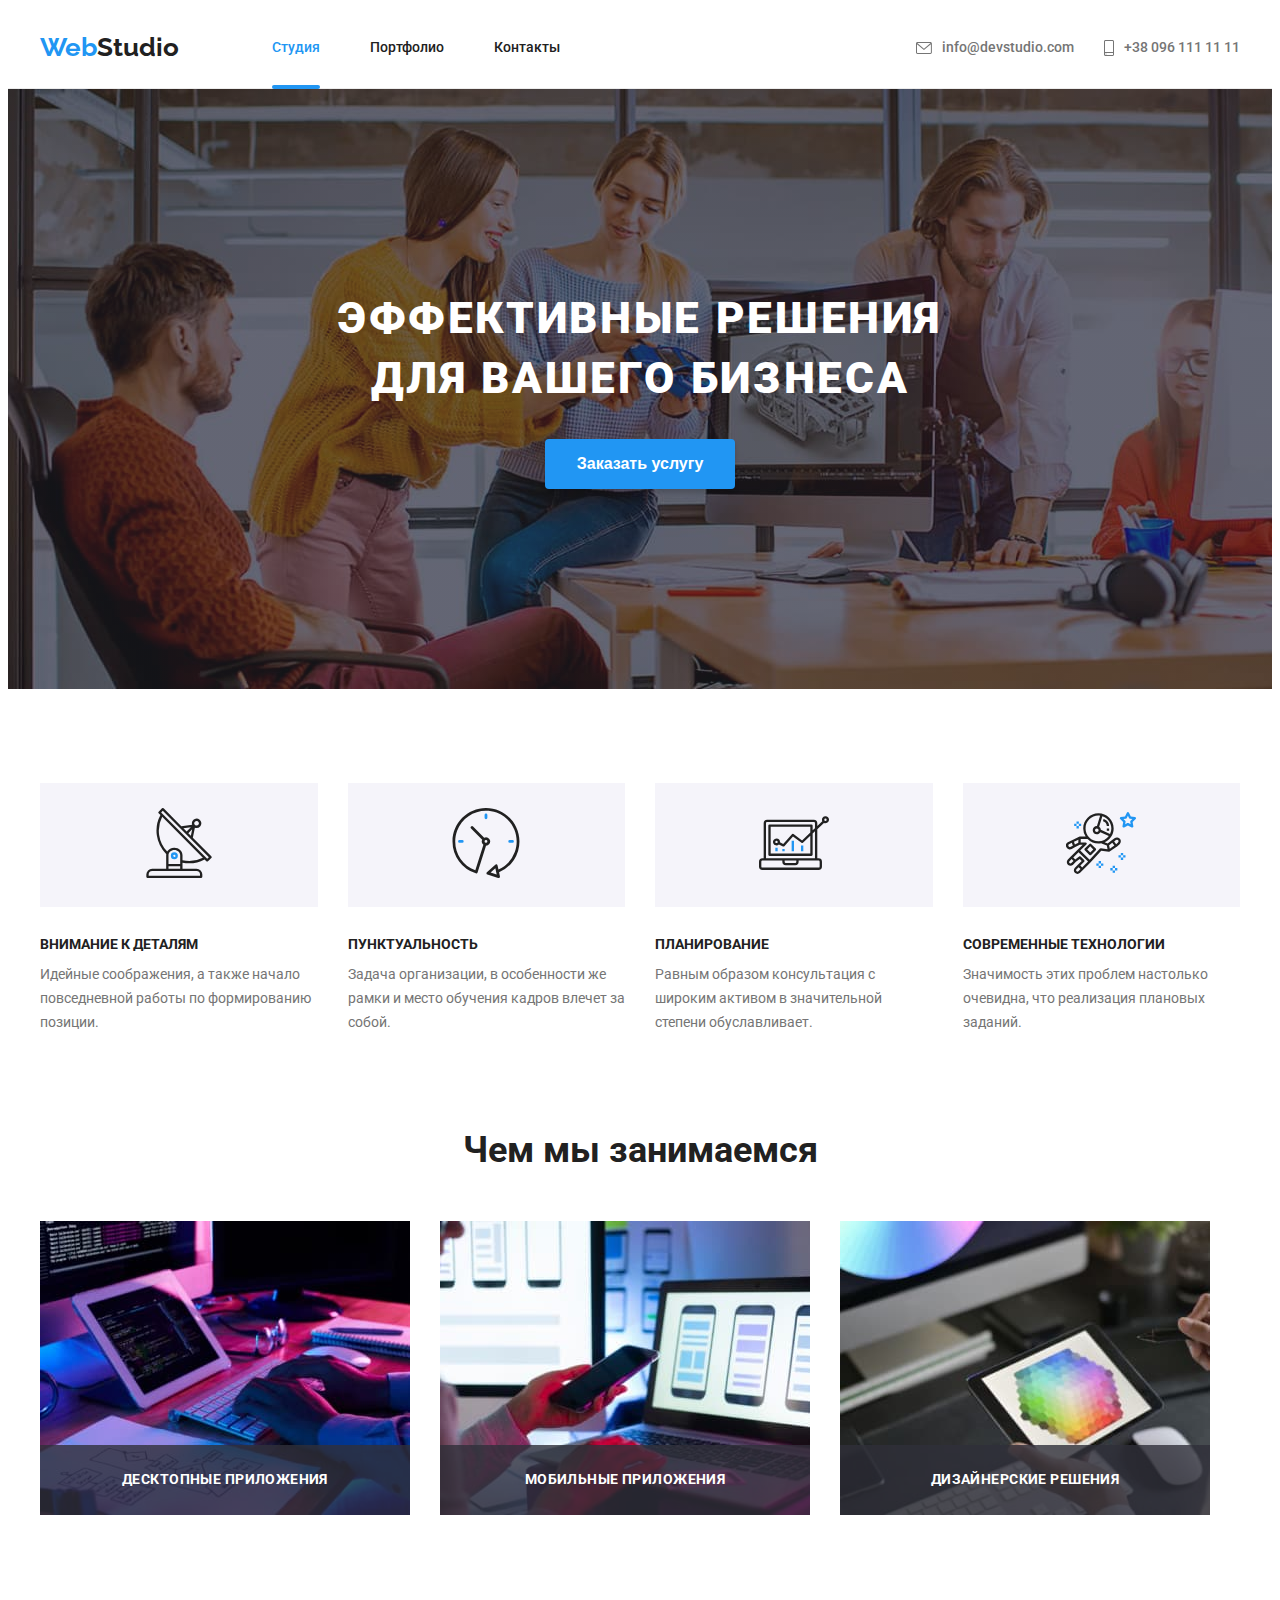
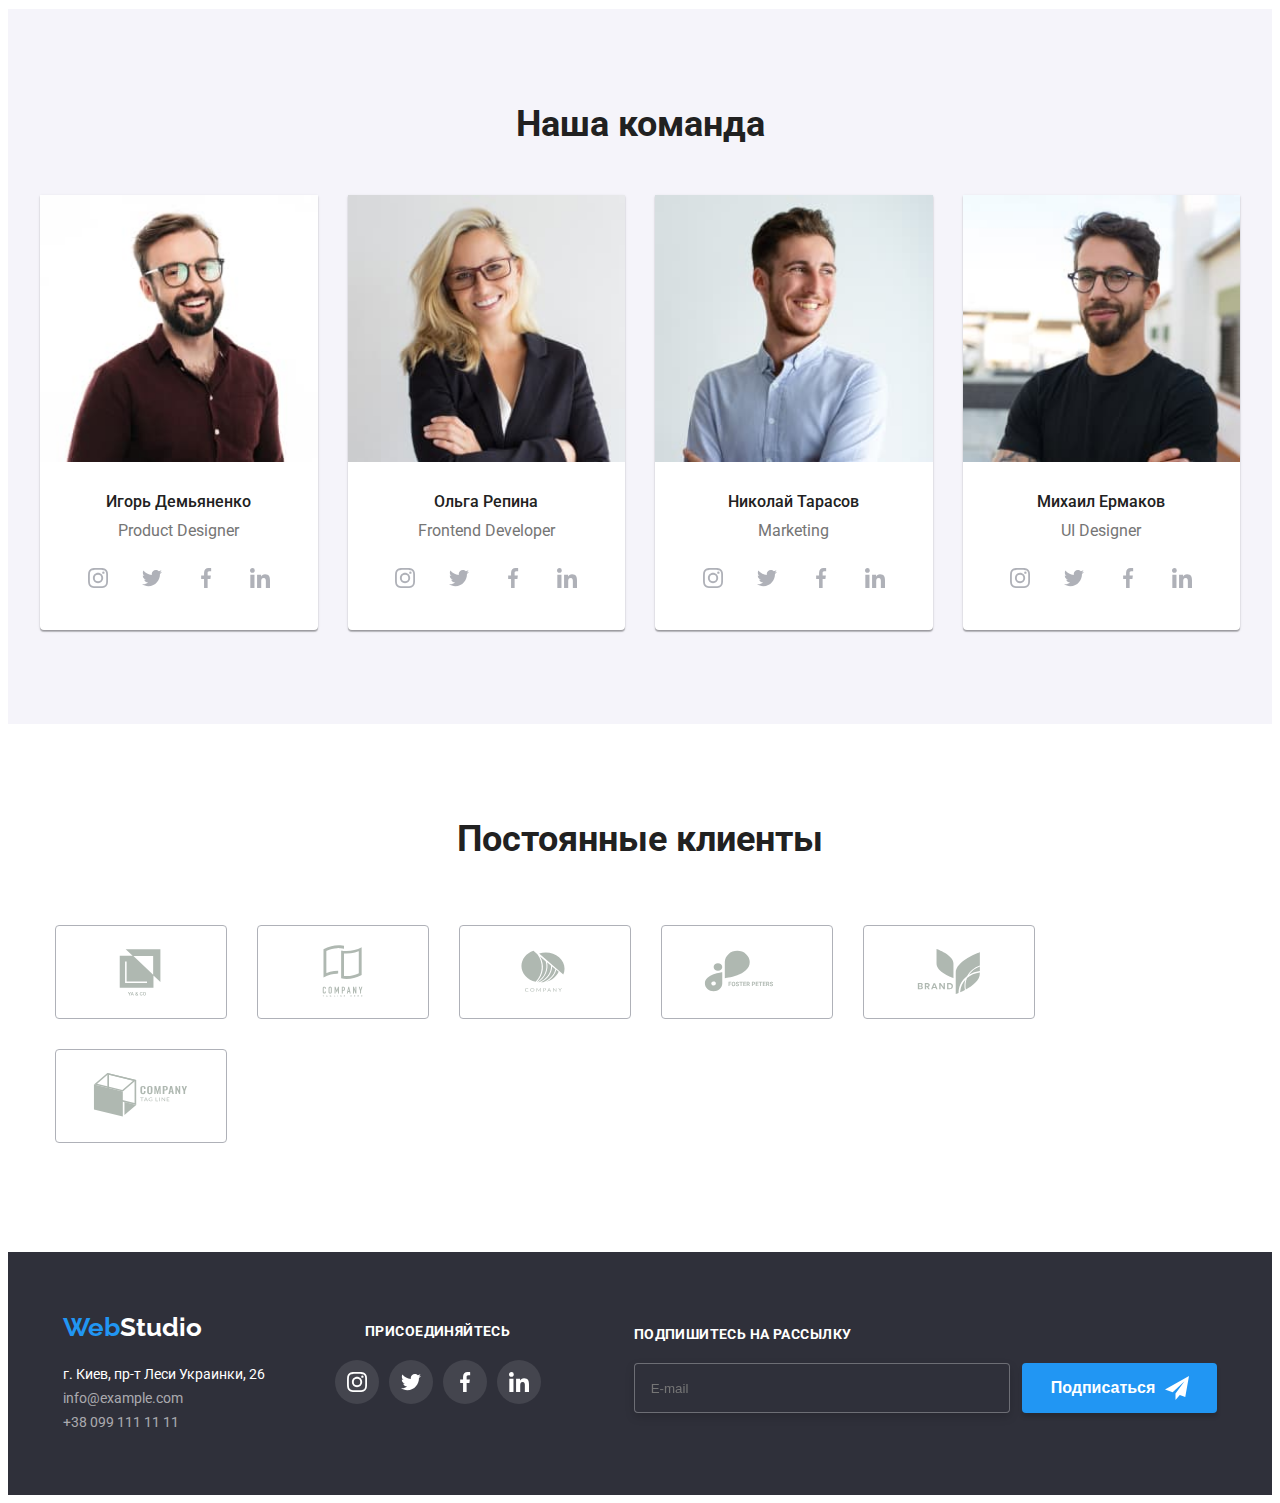
<file: index.html>
<!DOCTYPE html>
<html lang="ru">
<head>
    <meta charset="UTF-8">
    <meta http-equiv="X-UA-Compatible" content="IE=edge">
    <meta name="viewport" content="width=device-width, initial-scale=1.0">
    <title>Document</title>
    <link rel="stylesheet" href="https://cdnjs.cloudflare.com/ajax/libs/modern-normalize/1.1.0/modern-normalize.min.css" integrity="sha512-wpPYUAdjBVSE4KJnH1VR1HeZfpl1ub8YT/NKx4PuQ5NmX2tKuGu6U/JRp5y+Y8XG2tV+wKQpNHVUX03MfMFn9Q==" crossorigin="anonymous" referrerpolicy="no-referrer">
    <link rel="preconnect" href="https://fonts.googleapis.com">
    <link rel="preconnect" href="https://fonts.gstatic.com" crossorigin>
    <link href="https://fonts.googleapis.com/css2?family=Raleway:wght@700&family=Roboto:wght@400;500;700;900&display=swap" rel="stylesheet">

<link rel="stylesheet" href="./css/main.min.css">
<!-- <link rel="stylesheet" href="./css/style.css"> -->
</head>
<body>
    <header class="header">
        <div class="mob is-hidden is-open" data-menu>
            <div class="mob-menu__nav-wrap">
                <ul class="mob-menu">
                    <li class="mob-menu__list-item"><a href="./index.html " class="mob-menu__list--link">Студия</a>
                    </li>
                    <li class="mob-menu__list-item"><a href="./portfolio.html" class=" mob-menu__list--link">Портфолио</a>
                    </li>
                    <li class="mob-menu__list-item"><a href="./game.html" class="mob-menu__list--link">Контакты</a></li>
                </ul>
            </div>
            <div class="mob-menu__contact-wrap">
                <ul class="mob-menu__contact">
                    <li class="mob-menu__tel"><a href="tel:+380961111111" class="mob-menu__tel--link">+38
                            096 111 11 11</a></li>
                    <li class="mob-menu__site"><a href="mailto:info@devstudio.com"
                            class="mob-menu__site--link">info@devstudio.com</a></li>
                </ul>
                <ul class="mob-menu__list">
                    <li class="mob-menu__socials"><a class="mob-menu__link" href="http://">Instagram</a></li>
                    <li class="mob-menu__socials"><a class="mob-menu__link" href="http://">Twitter</a></li>
                    <li class="mob-menu__socials"><a class="mob-menu__link" href="http://">Facebook</a></li>
                    <li class="mob-menu__socials"><a class="mob-menu__link" href="http://">LinkedIn</a></li>
                </ul>
            </div>
            <button type="button" class="menu-close-btn" data-menu-close>
                <svg class="menu-close-btn__icon">
                    <use href="./images/symbol-defs.svg#icon-close_40px" widht="40" height="40"></use>
                </svg>
            </button>
        </div>
        <div class="container header-container">
        <nav class="nav">
           <a href="./index.html" class="logo"><span class="logo logo__web">Web</span>Studio</a>
           <div class="menu-button">
               <button type="button" class="menu-button__button" data-menu-open>
               <svg class="menu-button_icon"><use href="./images/symbol-defs.svg#icon-menu_40px"></use></svg></button></div>
                <ul class="nav-list">
                    <li class="nav nav-list_item"><a href="./index.html " class="nav-list__link current">Студия</a></li>
                    <li class="nav nav-list_item"><a href="./portfolio.html" class="nav-list__link">Портфолио</a></li>
                    <li class="nav nav-list_item"><a href="./game.html" class="nav-list__link">Контакты</a></li>
                </ul>
               
        </nav>
                  <ul class="nav-contacts">
            <li class="nav-contacts__list">
                      <a href="mailto:info@devstudio.com" class="nav-contacts__contacts"><svg class="nav-contacts__icon" width="16" height="12">
                <use href="./images/symbol-defs.svg#icon-envelope"></use>
            </svg>info@devstudio.com</a></li>
            <li class="nav-contacts__list"><a href="tel:+380961111111" class="nav-contacts__contacts"><svg class="nav-contacts__icon" width="10" height="16">
                <use href="./images/symbol-defs.svg#icon-smartphone"></use>
            </svg>+38 096 111 11 11</a></li>
        </ul>
        </div>


    </header>
    <!-- main ------------------>
    <main>

        <!-- <button type="button" class="connect__btn btn" data-modal-open>
            онлайн-запись
        </button>
        </div>
        <button type="button" class="menu-open-btn" data-menu-open>O</button>
        </div>
        <div class="mob-menu is-hidden" data-menu>
            <div class="container">
                <div class="mob-menu-top">
                    <button type="button" class="menu-close-btn" data-menu-close>
                        X
                    </button> -->
                    
                    <!-- <div class="container"> -->

     
    <!-- </div> -->
        <!-- </button> -->
      
       
        <!-- герой -->
        <section class="hero section">
           <div class="background-hero"><div class="container">
                <h1 class="background-hero_title">Эффективные решения для вашего бизнеса</h1>
                <button type="button" class ="btn" data-modal-open> Заказать услугу</button></div>
        </div></section>
<section class="advantage section">
      <!-- скрытый заголовок -->
     <h2 class="advantage__title visually-hidden">Наши преимущества</h2>
     <div class="container"><ul class="advantage__list">
         <li class="advantage__container">
            <div class="advantage__wrap"><svg class="advantage__icon" viewBox="0 0 70 70"><use href="./images/symbol-defs.svg#icon-antenna-1"></use></svg></div><h3 class="advantage__second-title">Внимание к деталям</h3>
             <p class="advantage__text">Идейные соображения, а также начало повседневной работы по формированию позиции.</p>
         </li>
         <li class="advantage__container">
            <div class="advantage__wrap"><svg class="advantage__icon" viewBox="0 0 70 70"><use href="./images/symbol-defs.svg#icon-clock-1"></use></svg></div><h3 class="advantage__second-title">Пунктуальность</h3>
             <p class="advantage__text">Задача организации, в особенности же рамки и место обучения кадров влечет за собой.</p>
         </li>
         <li class="advantage__container"> 
              <div class="advantage__wrap"><svg class="advantage__icon" viewBox="0 0 70 70"><use href="./images/symbol-defs.svg#icon-diagram-1"></use></svg></div><h3 class="advantage__second-title">Планирование</h3>
             <p class="advantage__text">Равным образом консультация с широким активом в значительной степени обуславливает.</p>
         </li>
         <li class="advantage__container">
              <div class="advantage__wrap"><svg class="advantage__icon" viewBox="0 0 70 70"><use href="./images/symbol-defs.svg#icon-astronaut-1"></use></svg></div><h3 class="advantage__second-title">Современные технологии</h3>
             <p class="advantage__text">Значимость этих проблем настолько очевидна, что реализация плановых заданий.</p>
         </li>
     </ul></div>
 </section>
  
 <section class="about section"><h3 class="title about__title">Чем мы занимаемся</h3>
    <ul class="images container">
      <li class="images__list">
          <img srcset="./images/computer.jpg 1x, ./images/computer@2x.jpg 2x " src="./images/computer.jpg" alt="computer" width="370"><div class="backdrop"><span class="backdrop__text">Десктопные приложения</span></div></li>
        <li class="images__list"><img srcset="./images/phone.jpg 1x, ./images/phone@2x.jpg 2x" src="./images/phone.jpg" alt="phone" width="370"><div class="backdrop"><span class="backdrop__text">Мобильные приложения</span></div></li>
        <li class="images__list"><img srcset="./images/tablet.jpg 1x, ./images/tablet@2x.jpg 2x" src="./images/tablet.jpg" alt="tablet" width="370"><div class="backdrop"><span class="backdrop__text">Дизайнерские решения</span></div></li>
    </ul></section>


        <section class="section team">
            
            <h2 class=" title team__title">Наша команда</h2>
               <div class="container">
                <ul class="cardset">
                    <li class="card"><a href="">
                        <picture>
                            <source media="(min-width:1200px)" srcset="./images/first-img-d.jpg 1x, ./images/first-img-d@2x.jpg 2x"/>
                            <source media="(min-width:768px)" srcset="./images/first-img-tab.jpg 1x,./images/first-img-tab@2x.jpg 2x"/>
                            <source media="(min-width:320px )" srcset="./images/first-img-mob.jpg 1x,./images/first-img-mob@2x.jpg 2x">
                        <img 
                        src="./images/first-img-d.jpg" alt="demianenko" width="270" height="260"></picture>
                        <div class="card__wrap"><h3 class="card__title">Игорь Демьяненко</h3>
                            <p class="card__text">Product Designer</p>
                        <div class="icons-list"><div class="icons-list social-icon">
                            <svg class="social-icon__link"><use href="./images/symbol-defs.svg#icon-instagram-2"></use></svg></div>
                            <div class="icons-list social-icon">
                                <svg class="social-icon__link"><use href="./images/symbol-defs.svg#icon-twitter-1"></use></svg></div>
                                <div class="icons-list social-icon">
                                    <svg class="social-icon__link"><use href="./images/symbol-defs.svg#icon-facebook-1"></use></svg></div>
                                    <div class="icons-list social-icon">
                                        <svg class="social-icon__link"><use href="./images/symbol-defs.svg#icon-linkedin-1"></use></svg></div>
                        </div></div></a>
                                        </li>
                                        <li class="card"><a href=" ">
                                            <picture>
                                            <source media="(min-width:1200px)" srcset="./images/second-img-d.jpg 1x, ./images/second-img-d@2x.jpg 2x" />
                                            <source media="(min-width:768px)" srcset="./images/second-img-tab.jpg 1x,./images/second-img-tab@2x.jpg 2x" />
                                            <source media="(min-width:320px )" srcset="./images/second-img-mob.jpg 1x,./images/second-img-mob@2x.jpg 2x">
                                            <img src="./images/second-img-d.jpg" alt="repina" width="270" height="260">
                                        </picture>
                                            
                       <div class="card__wrap"> <h3 class="card__title">Ольга Репина</h3>
                            <p class="card__text">Frontend Developer</p>
                            <div class="icons-list">
                                <div class="icons-list social-icon">
                                    <svg class="social-icon__link">
                                        <use href="./images/symbol-defs.svg#icon-instagram-2"></use>
                                    </svg>
                                </div>
                                <div class="icons-list social-icon">
                                    <svg class="social-icon__link">
                                        <use href="./images/symbol-defs.svg#icon-twitter-1"></use>
                                    </svg>
                                </div>
                                <div class="icons-list social-icon">
                                    <svg class="social-icon__link">
                                        <use href="./images/symbol-defs.svg#icon-facebook-1"></use>
                                    </svg>
                                </div>
                                <div class="icons-list social-icon">
                                    <svg class="social-icon__link">
                                        <use href="./images/symbol-defs.svg#icon-linkedin-1"></use>
                                    </svg>
                                </div>
                            </div>
                            </div></a>
                            </li>
                            <li class="card"><a href=" ">
                                <picture>
                                    <source media="(min-width:1200px)" srcset="./images/third-img-d.jpg 1x, ./images/third-img-d@2x.jpg 2x" />
                                    <source media="(min-width:768px)" srcset="./images/third-img-tab.jpg 1x,./images/third-img-tab@2x.jpg 2x" />
                                    <source media="(min-width:320px )" srcset="./images/third-img-mob.jpg 1x,./images/third-img-mob@2x.jpg 2x">
                                    <img src="./images/third-img-d.jpg" alt="tarasov" width="270" height="260">
                                </picture>
                        <div class="card__wrap"><h3 class="card__title">Николай Тарасов</h3>
                            <p class="card__text">Marketing</p><div class="icons-list">
                                <div class="icons-list social-icon">
                                    <svg class="social-icon__link">
                                        <use href="./images/symbol-defs.svg#icon-instagram-2"></use>
                                    </svg>
                                </div>
                                <div class="icons-list social-icon">
                                    <svg class="social-icon__link">
                                        <use href="./images/symbol-defs.svg#icon-twitter-1"></use>
                                    </svg>
                                </div>
                                <div class="icons-list social-icon">
                                    <svg class="social-icon__link">
                                        <use href="./images/symbol-defs.svg#icon-facebook-1"></use>
                                    </svg>
                                </div>
                                <div class="icons-list social-icon">
                                    <svg class="social-icon__link">
                                        <use href="./images/symbol-defs.svg#icon-linkedin-1"></use>
                                    </svg>
                                </div>
                            </div>
                            </div></a>
                            </li>
                    <li class="card"><a href=" "><picture>
                        <source media="(min-width:1200px)" srcset="./images/fourth-img-d.jpg 1x, ./images/fourth-img-d@2x.jpg 2x" />
                        <source media="(min-width:768px)" srcset="./images/fourth-img-tab.jpg 1x,./images/fourth-img-tab@2x.jpg 2x" />
                        <source media="(min-width:320px )" srcset="./images/fourth-img-mob.jpg 1x,./images/fourth-img-mob@2x.jpg 2x">
                        <img src="./images/fourth-img-d.jpg" alt="yermakov" width="270" height="260">
                    </picture>
                        
                        <div class="card__wrap"><h3 class="card__title">Михаил Ермаков</h3>
                            <p class="card__text">UI Designer</p><div class="icons-list">
                                <div class="icons-list social-icon">
                                    <svg class="social-icon__link">
                                        <use href="./images/symbol-defs.svg#icon-instagram-2"></use>
                                    </svg>
                                </div>
                                <div class="icons-list social-icon">
                                    <svg class="social-icon__link">
                                        <use href="./images/symbol-defs.svg#icon-twitter-1"></use>
                                    </svg>
                                </div>
                                <div class="icons-list social-icon">
                                    <svg class="social-icon__link">
                                        <use href="./images/symbol-defs.svg#icon-facebook-1"></use>
                                    </svg>
                                </div>
                                <div class="icons-list social-icon">
                                    <svg class="social-icon__link">
                                        <use href="./images/symbol-defs.svg#icon-linkedin-1"></use>
                                    </svg>
                                </div>
                            </div>
                            </div></a>
                            </li>
                            
            </ul></div>  
        </section>
        <section class="client section">
            <h2 class="title client__title">Постоянные клиенты</h2>
            <div class="container client-container">
                <div class="client-box">
                <svg class="client-box__icon" viewBox="0 0 106 60"><use href ="./images/symbol-defs.svg#icon-Logo"></use></svg></div>
                <div class="client-box"><svg class="client-box__icon" viewBox="0 0 106 60"><use href ="./images/symbol-defs.svg#icon-Logo-1"></use></svg></div>
                <div class="client-box"><svg class="client-box__icon" viewBox="0 0 106 60"><use href ="./images/symbol-defs.svg#icon-Logo-2"></use></svg></div>
                <div class="client-box"><svg class="client-box__icon" viewBox="0 0 106 60"><use href ="./images/symbol-defs.svg#icon-Logo-3"></use></svg></div>
                <div class="client-box"><svg class="client-box__icon" viewBox="0 0 106 60"><use href ="./images/symbol-defs.svg#icon-Logo-4"></use></svg></div>
                <div class="client-box"><svg class="client-box__icon" viewBox="0 0 106 60"><use href ="./images/symbol-defs.svg#icon-Logo-5"></use></svg></div>

            </div>
        </section>
        <!-------------------- modal-------------------- -->
<div class="modal-container is-hidden" data-modal>
        <div class="modal">
            <form>
                <!-- <div class="form"> -->
                    <p class="modal__title">Оставьте свои данные, мы вам перезвоним</p>
            <label for="label-name"  novalidate class="modal__label">Имя</label>
                    <div class="modal__input-wrap"><input type="text" name="name" id="label-name" class="modal__input" required/><svg class="modal__input-icon"><use href="./images/symbol-defs.svg#icon-person-black-18dp-1"></use></svg></div>
            <label for="label-tel"  class="modal__label">Телефон</label>
                    <div class="modal__input-wrap"><input type="tel" name="tel"  id="label-tel" class="modal__input" required/><svg class="modal__input-icon">
                        <use href="./images/symbol-defs.svg#icon-phone-black-18dp-1"></use>
                    </svg></div>
            <label for="label-email" class="modal__label">Почта</label>
                    <div class="modal__input-wrap"><input type="email" name="email" id="label-email" class="modal__input" required/><svg class="modal__input-icon">
                        <use href="./images/symbol-defs.svg#icon-email-black-18dp-1"></use>
                    </svg></div>
            <label class="modal__label">Комментарий
                    <textarea name="textarea" placeholder="Введите текст" class=" modal__textarea"></textarea></label>

                   <div class="checkbox"><label class="checkbox__label"><input type="checkbox" name="checkbox" id="checkbox" class="checkbox__input visually-hidden"required><svg class="checkbox__icon"><use href="./images/symbol-defs.svg#icon-check"></use></svg><p class="checkbox__text">Соглашаюсь с рассылкой и принимаю <a href="#" class="checkbox__link">Условия договора</a></p></label></div>
                    
                    <div class="wrap-btn"><button type="submit" class="btn btn__send">Отправить</button></div>

  <div class="close-wrap"><button type="button" class="close-wrap__btn modal-close-button" data-modal-close><svg class="close-wrap__cross"><use href="./images/symbol-defs.svg#icon-cross"></use></svg></button></div>
                </form></div></div>


    </main>
    <!-- ----------------FOOTER----------------- -->
    <footer class="footer">
        <div class="footer container"><div class="footer-tab">
            <div class="footer-contacts">
            <a href="./index.html" class="logo__footer"><span class="logo__web">Web</span>Studio</a>
            <address class="address">г. Киев, пр-т Леси Украинки, 26</address>
            <ul class="footer-address">
                <li><a href="mailto:info@example.com" class="footer-address__contacts">info@example.com</a></li>
                <li><a href="tel:+380991111111" class="footer-address__contacts">+38 099 111 11 11</a></li>
            </ul></div>
            <div class="footer-links">
              <h3 class="footer-links__title">Присоединяйтесь</h3>
            <div class="footer-links__wrap">
                         <div class="social-icon footer-links__icons">
                    <svg class="social-icon__link"><use href="./images/symbol-defs.svg#icon-instagram-2"></use></svg></div>
                    <div class="social-icon footer-links__icons">
                        <svg class="social-icon__link"><use href="./images/symbol-defs.svg#icon-twitter-1"></use></svg></div>
                        <div class="social-icon footer-links__icons">
                            <svg class="social-icon__link"><use href="./images/symbol-defs.svg#icon-facebook-1"></use></svg></div>
                            <div class="social-icon footer-links__icons">
                                <svg class="social-icon__link"><use href="./images/symbol-defs.svg#icon-linkedin-1"></use></svg></div>
                </div></div></div>
            <form action="#" class="form-footer">
            
                <label for="footer-label" class="form-footer__label">Подпишитесь на рассылку</label><div class="form-footer__wrap-input">
                <input type="email" name="footer-email" placeholder="E-mail" id="footer-label" class="form-footer__input" required/>
                <button type="submit" class="btn btn__submit">Подписаться<svg widht="24" height="24" class="form-footer__submit-icon">
                    <use href="./images/symbol-defs.svg#icon-icon-send-1"></use>
                </svg></button></div>
        </form>
    </div>
        </div>
    </footer>
    <script src="./js/mobile-menu.js"></script>
    <script src="./js/modal.js"></script>
</body>
</html>
</file>
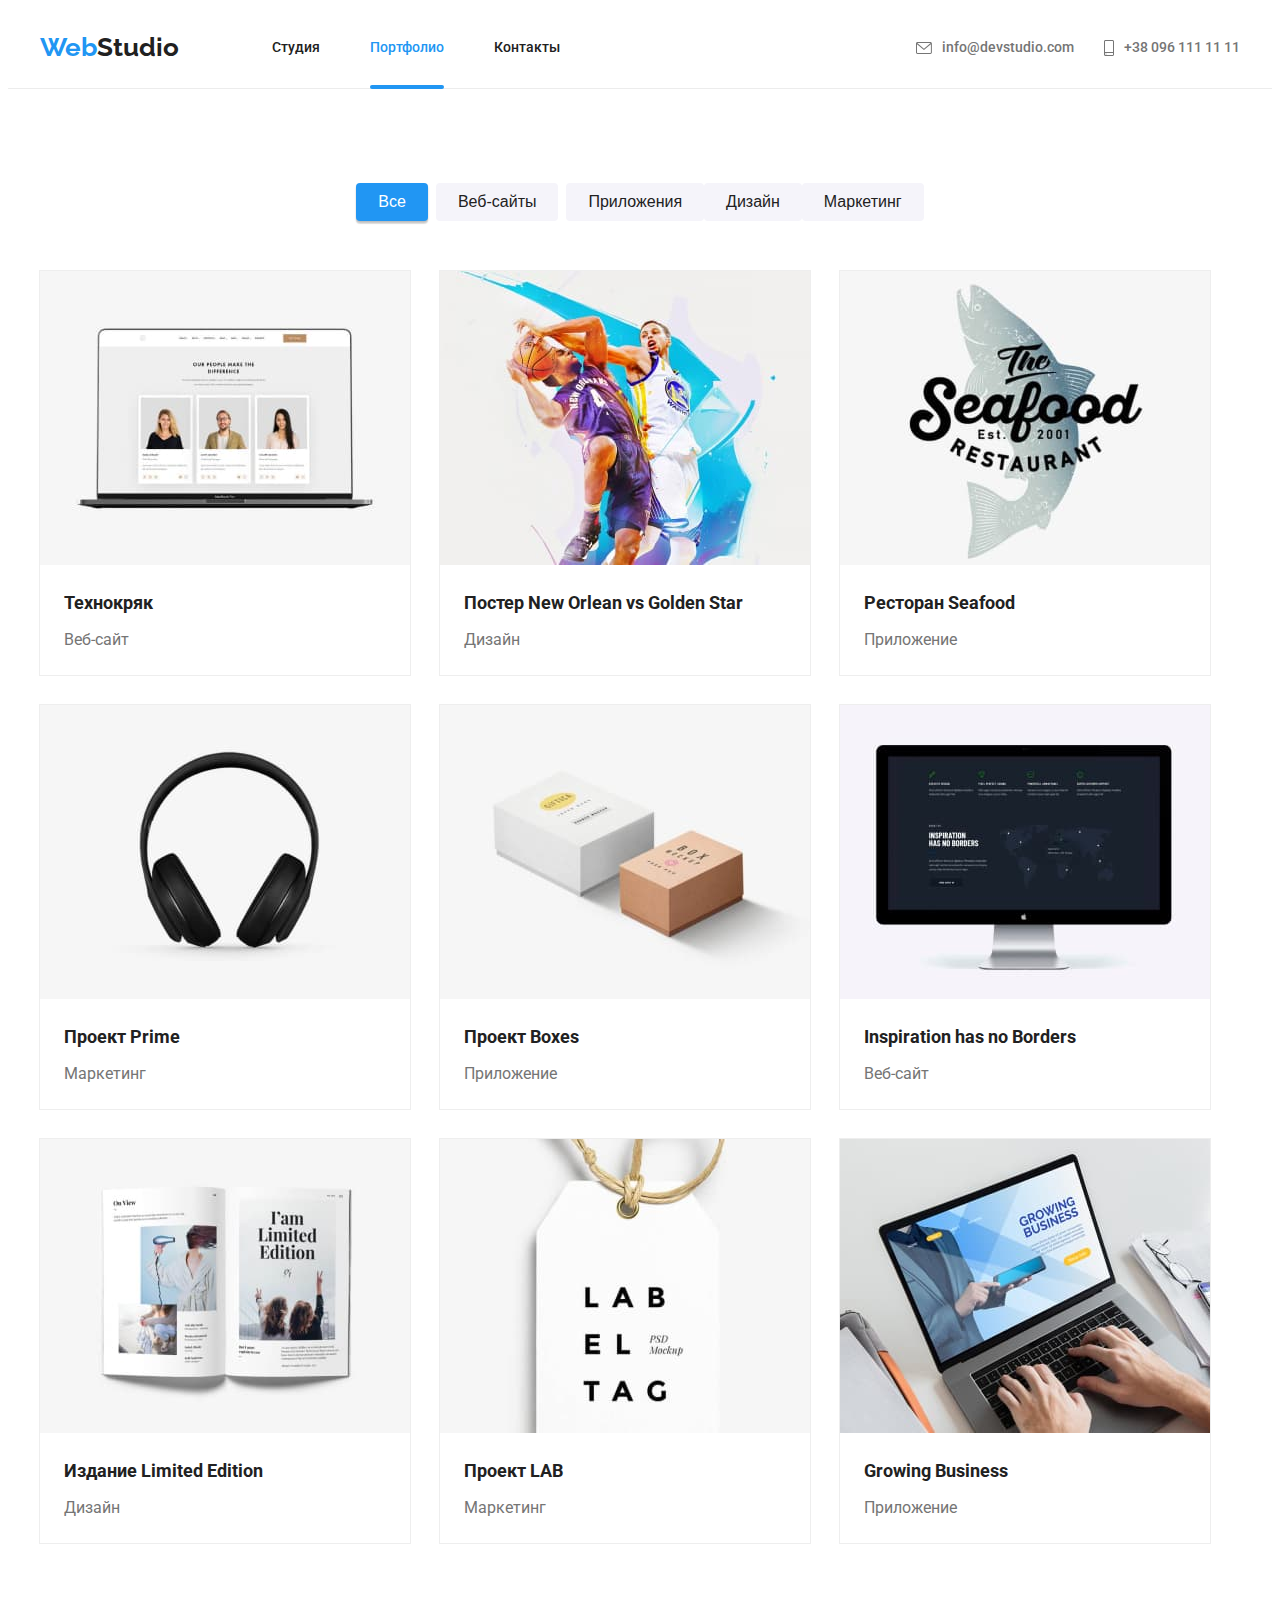
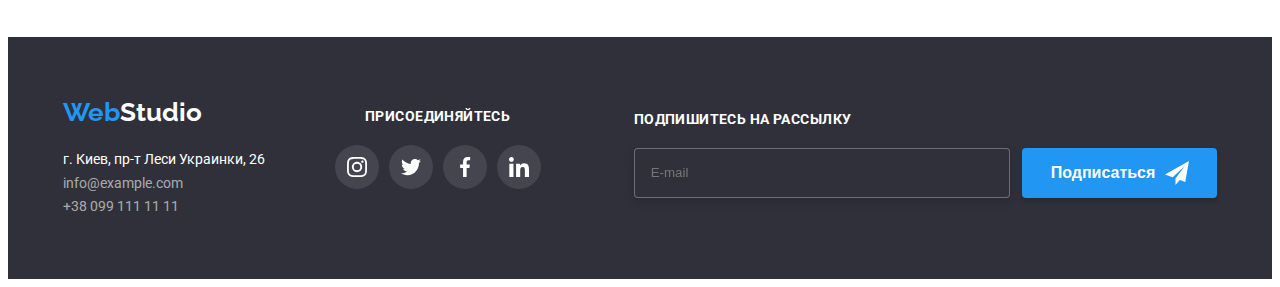
<file: portfolio.html>
<!DOCTYPE html>
<html lang="ru">
<head>
    <meta charset="UTF-8">
    <meta http-equiv="X-UA-Compatible" content="IE=edge">
    <meta name="viewport" content="width=device-width, initial-scale=1.0">
    <title>Document</title>
    <link rel="stylesheet" href="https://cdnjs.cloudflare.com/ajax/libs/modern-normalize/1.1.0/modern-normalize.min.css" integrity="sha512-wpPYUAdjBVSE4KJnH1VR1HeZfpl1ub8YT/NKx4PuQ5NmX2tKuGu6U/JRp5y+Y8XG2tV+wKQpNHVUX03MfMFn9Q==" crossorigin="anonymous" referrerpolicy="no-referrer">
    <link rel="preconnect" href="https://fonts.googleapis.com">
<link rel="preconnect" href="https://fonts.gstatic.com" crossorigin>
<link href="https://fonts.googleapis.com/css2?family=Raleway:wght@700&family=Roboto:wght@400;500;700;900&display=swap" rel="stylesheet">

<link rel="stylesheet" href="./css/main.min.css">
<!-- <link rel="stylesheet" href="./css/style.css"> -->
</head>
<body>
    <header class="header">
        <div class="mob is-hidden is-open" data-menu>
            <div class="mob-menu__nav-wrap">
                <ul class="mob-menu">
                    <li class="mob-menu__list-item"><a href="./index.html " class="mob-menu__list--link">Студия</a>
                    </li>
                    <li class="mob-menu__list-item"><a href="./portfolio.html" class=" mob-menu__list--link">Портфолио</a>
                    </li>
                    <li class="mob-menu__list-item"><a href="./game.html" class="mob-menu__list--link">Контакты</a></li>
                </ul>
            </div>
            <div class="mob-menu__contact-wrap">
                <ul class="mob-menu__contact">
                    <li class="mob-menu__tel"><a href="tel:+380961111111" class="mob-menu__tel--link">+38
                            096 111 11 11</a></li>
                    <li class="mob-menu__site"><a href="mailto:info@devstudio.com"
                            class="mob-menu__site--link">info@devstudio.com</a></li>
                </ul>
                <ul class="mob-menu__list">
                    <li class="mob-menu__socials"><a class="mob-menu__link" href="http://">Instagram</a></li>
                    <li class="mob-menu__socials"><a class="mob-menu__link" href="http://">Twitter</a></li>
                    <li class="mob-menu__socials"><a class="mob-menu__link" href="http://">Facebook</a></li>
                    <li class="mob-menu__socials"><a class="mob-menu__link" href="http://">LinkedIn</a></li>
                </ul>
            </div>
            <button type="button" class="menu-close-btn" data-menu-close>
                <svg class="menu-close-btn__icon">
                    <use href="./images/symbol-defs.svg#icon-close_40px" widht="40" height="40"></use>
                </svg>
            </button>
        </div>
        <div class="container header-container">
            <nav class="nav">
                <a href="./index.html" class="logo"><span class="logo logo__web">Web</span>Studio</a>
                <div class="menu-button">
                    <button type="button" class="menu-button__button" data-menu-open>
                        <svg class="menu-button_icon">
                            <use href="./images/symbol-defs.svg#icon-menu_40px"></use>
                        </svg></button>
                </div>
                <ul class="nav-list">
                    <li class="nav nav-list_item"><a href="./index.html " class="nav-list__link ">Студия</a></li>
                    <li class="nav nav-list_item"><a href="./portfolio.html" class="nav-list__link current">Портфолио</a></li>
                    <li class="nav nav-list_item"><a href="./game.html" class="nav-list__link">Контакты</a></li>
                </ul>
    
            </nav>
            <ul class="nav-contacts">
                <li class="nav-contacts__list">
                    <a href="mailto:info@devstudio.com" class="nav-contacts__contacts"><svg class="nav-contacts__icon"
                            width="16" height="12">
                            <use href="./images/symbol-defs.svg#icon-envelope"></use>
                        </svg>info@devstudio.com</a>
                </li>
                <li class="nav-contacts__list"><a href="tel:+380961111111" class="nav-contacts__contacts"><svg
                            class="nav-contacts__icon" width="10" height="16">
                            <use href="./images/symbol-defs.svg#icon-smartphone"></use>
                        </svg>+38 096 111 11 11</a></li>
            </ul>
        </div>
    
    
    </header>
    <main>
        <section class="section button-section"><div class="container">
            <h1 class="visually-hidden">Кнопки</h1>
           <div class="button-section__wrap"><ul class="button-section__list">
                <li class="button-section__item"><button type="button" class="button button--all">Все</button></li>
                <li class="button-section__item"><button type="button" class="button">Веб-сайты</button></li>
                <li class="button-section__item"><button type="button" class="button">Приложения</button></li>
                <li class="button-section__item--wrap"><button type="button" class="button">Дизайн</button></li>
                <li class="button-section__item--wrap"><button type="button" class="button">Маркетинг</button></li>
            </ul></div></div>
        </section>
        <section class="section cards-section">
            <div class="container">
                <ul class="cards-list">
                <li class="card-full"><a href="">
                    <div class="card-full__thumb">
                        <picture>
                            <source media="(min-width:1200px)" srcset="./images/tehno-d.jpg 1x, ./images/tehno-d@2x.jpg 2x" />
                            <source media="(min-width:768px)" srcset="./images/tehno-tab.jpg 1x,./images/tehno-tab@2x.jpg 2x" />
                            <source media="(min-width:320px )" srcset="./images/tehno-mob.jpg 1x,./images/tehno-mob@2x.jpg 2x">
                            <img src="./images/tehno-d.jpg" alt="tehno" width="370" >
                        </picture>
                       <div class="card-full__overlay"><span class="card-full__descr">Технокряк это современная площадка распространения коронавируса. Компании используют эту платформу для цифрового шпионажа и атак на защищённые сервера конкурентов.</span></div></div>
                        <div class="card-full__name"><h2 class="card-full__title">Технокряк</h2>
                         <p class="card-full__text">Веб-сайт</p></div></a>
                    
                </li>
                <li class="card-full"><a href="">
                    <div class="card-full__thumb">
                        <picture>
                            <source media="(min-width:1200px)" srcset="./images/poster-d.jpg 1x, ./images/poster-d@2x.jpg 2x" />
                            <source media="(min-width:768px)" srcset="./images/poster-tab.jpg 1x,./images/poster-tab@2x.jpg 2x" />
                            <source media="(min-width:320px )" srcset="./images/poster-mob.jpg 1x,./images/poster-mob@2x.jpg 2x">
                            <img src="./images/poster-d.jpg" alt="poster" width="370">
                        </picture>
                        <div class="card-full__overlay"><span class="card-full__descr">Технокряк это современная площадка распространения коронавируса. Компании используют эту
                            платформу для цифрового шпионажа и атак на защищённые сервера конкурентов.</span></div>
                    </div>
                        <div class="card-full__name"><h2 class="card-full__title">Постер New Orlean vs Golden Star</h2>
                        <p class="card-full__text">Дизайн</p></div></a>
                  </li>
                <li class="card-full"><a href="">
                    <div class="card-full__thumb">
                        <picture>
                            <source media="(min-width:1200px)" srcset="./images/seafood-d.jpg 1x, ./images/seafood-d@2x.jpg 2x" />
                            <source media="(min-width:768px)" srcset="./images/seafood-tab.jpg 1x,./images/seafood-tab@2x.jpg 2x" />
                            <source media="(min-width:320px )" srcset="./images/seafood-mob.jpg 1x,./images/seafood-mob@2x.jpg 2x">
                            <img src="./images/seafood-d.jpg" alt="seafood" width="370">
                        </picture>
                       <div class="card-full__overlay"><span class="card-full__descr">Технокряк это современная площадка распространения коронавируса. Компании используют эту платформу для цифрового шпионажа и атак на защищённые сервера конкурентов.</span></div></div>
                        <div class="card-full__name"><h2 class="card-full__title">Ресторан Seafood</h2>
                         <p class="card-full__text">Приложение</p></div></a>
                                    </li>
                <li class="card-full"><a href="">
                    <div class="card-full__thumb">
                        <picture>
                            <source media="(min-width:1200px)" srcset="./images/headphones-d.jpg 1x, ./images/headphones-d@2x.jpg 2x" />
                            <source media="(min-width:768px)" srcset="./images/headphones-tab.jpg 1x,./images/headphones-tab@2x.jpg 2x" />
                            <source media="(min-width:320px )" srcset="./images/headphones-mob.jpg 1x,./images/headphones-mob@2x.jpg 2x">
                            <img src="./images/headphones-d.jpg" alt="headphones" width="370">
                        </picture>
                        <div class="card-full__overlay"><span class="card-full__descr">Технокряк это современная площадка распространения коронавируса. Компании используют эту платформу для цифрового шпионажа и атак на защищённые сервера конкурентов.</span></div></div>
                        <div class="card-full__name"><h2 class="card-full__title">Проект Prime </h2>
                        <p class="card-full__text">Маркетинг</p></div></a>
                                    </li>
                <li class="card-full"><a href="">
                    <div class="card-full__thumb">
                    <picture>
                        <source media="(min-width:1200px)" srcset="./images/boxes-d.jpg 1x, ./images/boxes-d@2x.jpg 2x" />
                        <source media="(min-width:768px)" srcset="./images/boxes-tab.jpg 1x,./images/boxes-tab@2x.jpg 2x" />
                        <source media="(min-width:320px )" srcset="./images/boxes-mob.jpg 1x,./images/boxes-mob@2x.jpg 2x">
                        <img src="./images/boxes-d.jpg" alt="boxes" width="370">
                    </picture>
                        <div class="card-full__overlay"><span class="card-full__descr">Технокряк это современная площадка распространения коронавируса. Компании используют эту платформу для цифрового шпионажа и атак на защищённые сервера конкурентов.</span></div></div>
                        <div class="card-full__name"><h2 class="card-full__title">Проект Boxes </h2>
                        <p class="card-full__text">Приложение</p></div></a>
                    
                </li>
                <li class="card-full"><a href="">
                    <div class="card-full__thumb">
                        <picture>
                            <source media="(min-width:1200px)" srcset="./images/monitor-d.jpg 1x, ./images/monitor-d@2x.jpg 2x" />
                            <source media="(min-width:768px)" srcset="./images/monitor-tab.jpg 1x,./images/monitor-tab@2x.jpg 2x" />
                            <source media="(min-width:320px )" srcset="./images/monitor-mob.jpg 1x,./images/monitor-mob@2x.jpg 2x">
                            <img src="./images/monitor-d.jpg" alt="monitor" width="370">
                        </picture>
                        <div class="card-full__overlay"><span class="card-full__descr">Технокряк это современная площадка распространения коронавируса. Компании используют эту платформу для цифрового шпионажа и атак на защищённые сервера конкурентов.</span></div></div>
                        <div class="card-full__name"><h2 class="card-full__title">Inspiration has no Borders</h2>
                        <p class="card-full__text">Веб-сайт</p></div></a>
                    
                </li>
                <li class="card-full"><a href="">
                    <div class="card-full__thumb">
                        <picture>
                            <source media="(min-width:1200px)" srcset="./images/limited-d.jpg 1x, ./images/limited-d@2x.jpg 2x" />
                            <source media="(min-width:768px)" srcset="./images/limited-tab.jpg 1x,./images/limited-tab@2x.jpg 2x" />
                            <source media="(min-width:320px )" srcset="./images/limited-mob.jpg 1x,./images/limited-mob@2x.jpg 2x">
                            <img src="./images/limited-d.jpg" alt="limited" width="370">
                        </picture>
                       <div class="card-full__overlay"><span class="card-full__descr">Технокряк это современная площадка распространения коронавируса. Компании используют эту платформу для цифрового шпионажа и атак на защищённые сервера конкурентов.</span></div></div>
                        <div class="card-full__name"><h2 class="card-full__title"> Издание Limited Edition</h2>
                         <p class="card-full__text">Дизайн</p></div></a>
                    
                </li>
                <li class="card-full"><a href="">
                    <div class="card-full__thumb">
                        <picture>
                            <source media="(min-width:1200px)" srcset="./images/lab-d.jpg 1x, ./images/lab-d@2x.jpg 2x" />
                            <source media="(min-width:768px)" srcset="./images/lab-tab.jpg 1x,./images/lab-tab@2x.jpg 2x" />
                            <source media="(min-width:320px )" srcset="./images/lab-mob.jpg 1x,./images/lab-mob@2x.jpg 2x">
                            <img src="./images/lab-d.jpg" alt="lab" width="370">
                        </picture>
                        <div class="card-full__overlay"><span class="card-full__descr">Технокряк это современная площадка распространения коронавируса. Компании используют эту платформу для цифрового шпионажа и атак на защищённые сервера конкурентов.</span></div></div>
                        <div class="card-full__name"><h2 class="card-full__title"> Проект LAB </h2> 
                        <p class="card-full__text">Маркетинг</p></div></a>
                    
                </li>
                <li class="card-full"><a href="">
                    <div class="card-full__thumb">
                        <picture>
                            <source media="(min-width:1200px)" srcset="./images/bussiness-d.jpg 1x, ./images/bussiness-d@2x.jpg 2x" />
                            <source media="(min-width:768px)" srcset="./images/bussiness-tab.jpg 1x,./images/bussiness-tab@2x.jpg 2x" />
                            <source media="(min-width:320px )" srcset="./images/bussiness-mob.jpg 1x,./images/bussiness-mob@2x.jpg 2x">
                            <img src="./images/bussiness-d.jpg" alt="bussiness" width="370">
                        </picture>
                       <div class="card-full__overlay"><span class="card-full__descr">Технокряк это современная площадка распространения коронавируса. Компании используют эту платформу для цифрового шпионажа и атак на защищённые сервера конкурентов.</span></div></div>
                        <div class="card-full__name"><h2 class="card-full__title"> Growing Business </h2>
                         <p class="card-full__text">Приложение</p></div></a>
                 </li>
            </ul></div>
        </section>


    </main>
<footer class="footer">
    <div class="footer container">
        <div class="footer-tab">
            <div class="footer-contacts">
                <a href="./index.html" class="logo__footer"><span class="logo__web">Web</span>Studio</a>
                <address class="address">г. Киев, пр-т Леси Украинки, 26</address>
                <ul class="footer-address">
                    <li><a href="mailto:info@example.com" class="footer-address__contacts">info@example.com</a></li>
                    <li><a href="tel:+380991111111" class="footer-address__contacts">+38 099 111 11 11</a></li>
                </ul>
            </div>
            <div class="footer-links">
                <h3 class="footer-links__title">Присоединяйтесь</h3>
                <div class="footer-links__wrap">
                    <div class="social-icon footer-links__icons">
                        <svg class="social-icon__link">
                            <use href="./images/symbol-defs.svg#icon-instagram-2"></use>
                        </svg>
                    </div>
                    <div class="social-icon footer-links__icons">
                        <svg class="social-icon__link">
                            <use href="./images/symbol-defs.svg#icon-twitter-1"></use>
                        </svg>
                    </div>
                    <div class="social-icon footer-links__icons">
                        <svg class="social-icon__link">
                            <use href="./images/symbol-defs.svg#icon-facebook-1"></use>
                        </svg>
                    </div>
                    <div class="social-icon footer-links__icons">
                        <svg class="social-icon__link">
                            <use href="./images/symbol-defs.svg#icon-linkedin-1"></use>
                        </svg>
                    </div>
                </div>
            </div>
        </div>
        <form action="#" class="form-footer">

            <label for="footer-label" class="form-footer__label">Подпишитесь на рассылку</label>
            <div class="form-footer__wrap-input">
                <input type="email" name="footer-email" placeholder="E-mail" id="footer-label"
                    class="form-footer__input" required />
                <button type="submit" class="btn btn__submit">Подписаться<svg widht="24" height="24"
                        class="form-footer__submit-icon">
                        <use href="./images/symbol-defs.svg#icon-icon-send-1"></use>
                    </svg></button>
            </div>
        </form>
    </div>
    </div>
</footer>
<script src="./js/mobile-menu.js"></script>
<script src="./js/modal.js"></script>
</body>

</html>
</file>
<file: css/style.css>
:root {
  --maincolor: #757575;
  --secondarycolor: #212121;
  --accentcolor: #2196f3;
  --backgroundcolor: #ffffff;
  --footercolor: rgba(255, 255, 255, 0.6);
  --hovercolor: #188ce8;
  --transition: 250ms cubic-bezier(0.4, 0, 0.2, 1);
}
body {
  font-family: 'roboto', sans-serif;
  color: var(--maincolor);
}
a {
  text-decoration: none;
}
ul {
  margin: 0;
  padding: 0;
  display: flex;
}
p {
  padding: 0;
  margin: 0;
}
li {
  padding: 0;
  margin: 0;
  list-style-type: none;
}
h1,
h2,
h3 {
  margin: 0;
  padding: 0;
  color: var(--secondarycolor);
}
img {
  display: block;
}
.visually-hidden {
  position: absolute;
  width: 1px;
  height: 1px;
  margin: -1px;
  padding: 0;
  overflow: hidden;
  border: 0;
  clip: rect(0 0 0 0);
}

/* header */
.header {
  border-bottom-width: 1px;
  border-bottom-style: solid;
  border-bottom-color: #ececec;
}
.nav {
  display: flex;
  background-color: var(--backgroundcolor);
}

.container {
  display: flex;
  width: 1200px;
  flex-wrap: wrap;

  margin-left: auto;
  margin-right: auto;
  align-items: center;
  margin-bottom: 0;
  padding-left: 15px;
  padding-right: 15px;
}
.nav-list {
  display: flex;
  flex-direction: row;

  margin-left: 93px;
}
.list-item {
  margin-left: 50px;
}
.list-item a {
  padding: 32px 0;
}
.list-item:first-child {
  margin-left: 0;
  padding-left: 0;
}
.current {
  position: relative;
}
.current::before {
  position: absolute;
  bottom: -1px;
  content: '';
  width: 100%;
  height: 4px;
  background-color: var(--accentcolor);
  border-radius: 2px;
}

.nav-contacts {
  display: flex;
  margin-left: auto;
}
.logo {
  font-family: 'Raleway', sans-serif;
  font-weight: bold;
  font-size: 26px;
  line-height: 119%;
  text-decoration: none;
  color: var(--secondarycolor);
  padding-top: 24px;
  padding-bottom: 25px;
}
.logoweb {
  color: var(--accentcolor);
  text-decoration: none;
}
.navigation {
  font-weight: 500;
  font-size: 14px;
  line-height: 114%;
  text-decoration: none;
  color: var(--secondarycolor);
  transition: color var(--transition);
}
.current,
.navigation:hover,
.navigation:focus,
.contacts-footer:hover,
.contacts-footer:focus {
  color: var(--accentcolor);
  transition-property: color;
}
.nav-contacts {
  margin-top: 32px;
  margin-bottom: 32px;
}
.contacts {
  display: flex;
  align-items: center;
  font-weight: 500;
  font-size: 14px;
  line-height: 114%;
  color: var(--maincolor);
  fill: #757575;
  transition: var(--transition);
}
.contacts > svg {
  margin-right: 10px;
}
.contacts-list:hover,
.contacts-list:focus {
  transition-property: fill;
  fill: var(--accentcolor);
}
.contacts-list {
  margin-left: 0px;
  align-items: baseline;
}

.contacts-list:last-child {
  margin-left: 50px;
}

.contacts:hover,
.contacts:focus {
  color: var(--accentcolor);
  fill: currentColor;
}

/* hero */
.section {
  padding-top: 94px;
  padding-bottom: 94px;
}
.hero {
  text-align: center;
  padding: 0;
}
.background-hero {
  height: 600px;
  max-width: 1600px;

  background: linear-gradient(rgba(47, 48, 58, 0.4), rgba(47, 48, 58, 0.4));
  background-image: url('../images/background-image.png');

  margin: auto;
}
.main-title {
  text-align: center;
  text-transform: uppercase;
  font-weight: 900;
  font-size: 44px;
  line-height: 136%;
  color: var(--backgroundcolor);

  padding-top: 200px;
  max-width: 700px;
  margin-right: auto;
  margin-left: auto;
}
.second-title {
  color: var(--secondarycolor);
}
.btn {
  font-weight: bold;
  font-size: 16px;
  line-height: 187%;
  text-align: center;

  margin-top: 40px;

  padding: 10px 32px;
  color: var(--backgroundcolor);
  background: #2196f3;
  box-shadow: 0px 4px 4px rgba(0, 0, 0, 0.15);
  border-radius: 4px;
  border: none;
  cursor: pointer;
  transition: background-color var(--transition), box-shadow var(--transition);
}

.btn:hover,
.btn:focus {
  background-color: var(--hovercolor);
}

/* наши преимущества */
.list {
  margin-top: 0;
  display: flex;
  justify-content: center;
}
.list-list-container {
  width: 270px;
  border-radius: 4px;
}
.title-list-item > svg {
  padding: 25px 100px;
  background: #f5f4fa;
}

.list-list-container + .list-list-container {
  margin-left: 30px;
}
.title-list {
  text-transform: uppercase;
  font-weight: bold;
  font-size: 14px;
  line-height: 114%;
  margin-top: 30px;
}
.item {
  font-size: 14px;
  line-height: 171%;
  margin-top: 10px;
}
/* section about */
.about {
  padding-top: 0;
}
/* backdrop */
.backdrop {
  position: relative;
}
.backdrop-span {
  font-family: 'Roboto';
  font-size: 14px;
  font-weight: 700;
  line-height: 1.14;
  letter-spacing: 0.03em;
  text-align: center;
  text-transform: uppercase;

  padding-top: 27px;
  padding-bottom: 27px;

  color: #ffffff;
  background: rgba(47, 48, 58, 0.8);
  position: absolute;
  bottom: 0;
  left: 0;
  width: 100%;
}

/* section team ___________ */
.section.team {
  background: #f5f4fa;
}

.about-title {
  font-weight: bold;
  font-size: 36px;
  line-height: 117%;

  margin-bottom: 50px;
  text-align: center;
}
.card {
  width: calc((100%-30px) / 4);
  background: #ffffff;
  box-shadow: 0px 1px 3px rgba(0, 0, 0, 0.12), 0px 1px 1px rgba(0, 0, 0, 0.14),
    0px 2px 1px rgba(0, 0, 0, 0.2);
  border-radius: 0px 0px 4px 4px;
}
.card:first-child {
  margin-left: 0;
}
.card + .card {
  margin-left: 30px;
}

.list-images + .list-images {
  margin-left: 30px;
}

.person-proffesion {
  padding: 30px 0;
  text-align: center;
}
.person {
  font-weight: 500;
  font-size: 16px;
  line-height: 119%;
}
.proffesion {
  color: var(--maincolor);
  font-size: 16px;
  line-height: 119%;
  margin-top: 10px;
}
.social-icons {
  display: flex;
  justify-content: center;
}

.social-icon {
  margin-top: 16px;

  width: 44px;
  height: 44px;

  border-radius: 50%;
  color: #ffffff;
  display: flex;
  align-items: center;
  justify-content: center;
  fill: #afb1b8;
  transition: fill var(--transition), background-color var(--transition);
}
.social-icon + .social-icon {
  margin-left: 10px;
}
.hover-links {
  width: 20px;
  height: 20px;
}
.social-icon:hover {
  background-color: var(--accentcolor);
  fill: currentColor;
}

/*  section постоянные клиенты */
.client-box {
  width: 170px;
  height: 92px;
  border: 1px solid #afb1b8;

  border-radius: 4px;
  cursor: pointer;
  fill: #afb1b8;
  transition: fill var(--transition), border var(--transition);
}
.client-box:hover,
.client-box:focus {
  fill: #188ce8;
  border: 1px solid #188ce8;
}
.client-box + .client-box {
  margin-left: 30px;
}
.client-box > svg {
  padding: 16px 32px;
  display: flex;
  justify-content: center;
  align-items: center;
}

.client-box > svg + svg {
  padding: 16px 32px;
}

/*________________ portfolio -main*/
.button-section {
  padding-top: 94px;
  padding-bottom: 50px;
}
.button-list {
  display: flex;
  justify-content: center;
}
.button {
  font-weight: 500;
  font-size: 16px;
  line-height: 162%;
  transition: color var(--transition), background-color var(--transition),
    box-shadow var(--transition);
  color: var(--secondarycolor);
  background-color: #f5f4fa;
  border-radius: 4px;
  border: none;
  cursor: pointer;
}
.all,
.button:focus,
.button:hover {
  color: var(--backgroundcolor);
  background-color: var(--accentcolor);
  box-shadow: 0px 3px 1px rgba(0, 0, 0, 0.1), 0px 1px 2px rgba(0, 0, 0, 0.08),
    0px 2px 2px rgba(0, 0, 0, 0.12);
}
.button.portfolio {
  padding: 6px 22px;
}

.button-list.list > li:not(:first-child) {
  margin-left: 8px;
}
.cards-list {
  display: flex;
  flex-wrap: wrap;
  margin: -15px;
}

.card-full {
  justify-content: center;
  margin: 15px;
  outline: 1px solid #eeeeee;
  position: relative;
  overflow: hidden;
  transition: box-shadow var(--transition);
}
.card-full:hover,
.card-full:focus {
  box-shadow: 0px 1px 1px rgba(0, 0, 0, 0.12), 0px 4px 4px rgba(0, 0, 0, 0.06),
    1px 4px 6px rgba(0, 0, 0, 0.16);
}
.filter-title {
  padding: 20px 24px;
}
.list-title {
  font-weight: bold;
  font-size: 18px;
  line-height: 200%;
}
.list-text {
  margin-top: 4px;
  font-size: 16px;
  line-height: 187%;
  color: var(--maincolor);
}
.thumb-image {
  position: relative;
  overflow: hidden;
}
.cards {
  padding-top: 0px;
}
.p-overlay {
  position: absolute;
  top: 0;
  left: 0;
  transition: transform var(--transition);
  background: rgba(33, 150, 243, 0.9);
  padding: 63px 24px;
  width: 100%;
  height: 100%;
  transform: translatey(101%);
}
.card-full:hover .p-overlay {
  transform: translatey(0);
}
.p-overlay > span {
  font-size: 18px;
  line-height: 1.56;
  letter-spacing: 0.03em;

  color: #ffffff;
}

/* footer */
.footer {
  background: #2f303a;
}
.footer.container {
  display: flex;
  padding: 60px 0 60px;

  align-items: stretch;
}
.address {
  font-style: inherit;
  font-size: 14px;
  line-height: 171%;

  margin-top: 20px;
  color: var(--backgroundcolor);
}
.footer-address {
  display: flex;
  flex-direction: column;
}
.contacts-footer {
  font-size: 14px;
  line-height: 171%;

  color: var(--footercolor);
  transition: color var(--transition);
  margin-top: 9px;
  padding-bottom: 60px;
}
.logofooter {
  font-family: 'Raleway', sans-serif;
  font-style: normal;
  font-weight: bold;
  font-size: 26px;
  line-height: 119%;

  color: var(--backgroundcolor);
  text-decoration: none;
}

.foot {
  display: flex;
  background: rgba(255, 255, 255, 0.1);
  cursor: pointer;
  fill: #ffffff;
}

.foot-title {
  display: flex;
  flex-direction: column;
  margin-left: 70px;
  padding-top: 12px;
}
.foot-title-foot {
  font-weight: bold;
  font-size: 14px;
  line-height: 1.14;
  letter-spacing: 0.03em;
  text-transform: uppercase;
  color: #ffffff;
}

.social-icons.footer {
  display: flex;
  align-items: center;
  justify-content: center;
  margin-top: 4px;
}
/*__________________ form footer________________--------- */
.form-footer {
  margin-left: 93px;
  padding-top: 12px;
}
.div-footer {
  display: flex;
  align-items: baseline;
}
.footer-label {
  font-weight: bold;
  font-size: 14px;
  line-height: 1.14;
  letter-spacing: 0.03em;
  text-transform: uppercase;

  color: #ffffff;
}
.footer-input {
  padding: 15px 0 15px 16px;
  margin-top: 20px;
  border: 1px solid rgba(255, 255, 255, 0.3);
  outline: none;
  filter: drop-shadow(0px 4px 4px rgba(0, 0, 0, 0.15));
  border-radius: 4px;
  background-color: #2f303a;
  width: 358px;
}

.submit-icon {
  width: 24px;
  margin-left: 10px;
}
.btn.submit {
  display: flex;
  align-items: center;
  justify-content: center;
  margin: 0 0 0 12px;
  padding: 10px 28px 10px 29px;
}

/* --------------modal-------------- */

.modal-container {
  position: fixed;
  top: 0;
  left: 0;
  width: 100%;
  height: 100%;
  /* bottom: 0;
    right: 0; */
  background: rgba(0, 0, 0, 0.2);
  transition: opacity var(--transition), visibility var(--transition), transform var(--transition);

  /* scale(0.8) var(--transition); */
}
.is-hidden {
  opacity: 0;
  pointer-events: none;
  visibility: hidden;
  transform: scale(1.5);
}

.modal {
  position: fixed;
  width: 528px;
  /* height: 581px; */
  top: 50%;
  left: 50%;
  transition: transform var(--transition);
  transform: translate(-50%, -50%);

  background-color: #ffffff;
  box-shadow: 0px 1px 3px rgba(0, 0, 0, 0.12), 0px 1px 1px rgba(0, 0, 0, 0.14),
    0px 2px 1px rgba(0, 0, 0, 0.2);
  border-radius: 4px;
  padding: 40px;
}

.modal-title {
  font-weight: bold;
  font-size: 20px;
  line-height: 1.15;
  text-align: center;
  letter-spacing: 0.03em;

  color: #212121;
  margin-bottom: 12px;
}
.label-name {
  display: block;
  margin-top: 10px;
  margin-bottom: 4px;

  font-size: 12px;
  line-height: 1.17;

  letter-spacing: 0.01em;
  color: #757575;
}
/* 
input > label {
    padding-top: 4px;
} */
.modal-label {
  padding: 11px 0 11px 42px;
  width: 100%;
  border: 1px solid rgba(33, 33, 33, 0.2);
  /* border: 1px solid #2196f3; */
  border-radius: 4px;
  cursor: pointer;
}

.input-all {
  position: relative;
  display: flex;
  align-items: center;
}

.input-all:focus,
.modal-label:focus,
.textarea:focus {
  border: 1px solid #2196f3;
  border-radius: 4px;
  fill: var(--accentcolor);

  outline: none;
}
.input-all,
.modal-label,
.textarea {
  transition: border var(--transition), fill var(--transition);
}
.input-all:focus-within {
  fill: var(--accentcolor);
}
.input-icon {
  position: absolute;
  left: 0;
  margin-left: 15px;

  width: 18px;
  height: 18px;
  cursor: pointer;
  pointer-events: none;
}
.textarea {
  width: 100%;
  height: 120px;
  resize: none;
  padding: 12px 16px;
  margin-top: 4px;
  border: 1px solid rgba(33, 33, 33, 0.2);
  border-radius: 4px;
}
.textarea::placeholder {
  color: rgba(117, 117, 117, 0.5);
}
.agreement {
  text-decoration: underline;
  color: var(--accentcolor);
}
.checkbox {
  margin-top: 20px;
}
.checkbox-label {
  display: flex;
  align-items: center;
  justify-content: center;
}
.agreement-icon {
  width: 16px;
  height: 15px;
  border: 1px solid #212121;
  fill: transparent;
  border-radius: 2px;
  margin-left: 7px;
  transition: fill var(--transition), background-color var(--transition), border var(--transition);
}
.checkbox-input:checked + .agreement-icon {
  border: none;
  background-color: var(--accentcolor);
  fill: #ffffff;
}

.modal-text {
  font-size: 14px;
  line-height: 1.71;
  letter-spacing: 0.03em;

  color: #757575;
  text-align: center;
  margin-left: 7px;
}
.wrap-btn {
  display: flex;
  margin-top: 30px;
}
.send {
  margin: auto;
  align-items: center;
  justify-content: center;
  padding: 10px 55px;
}
.close-svg {
  display: flex;
  justify-content: center;
  align-items: center;
  position: absolute;
  top: 8px;
  right: 8px;
  cursor: pointer;
  color: var(--accentcolor);
  fill: #000000;
}

.modal-close-button {
  display: flex;
  justify-content: center;
  align-items: center;
  width: 30px;
  height: 30px;

  background: #ffff;
  border-radius: 50%;
  border: 1px solid rgba(0, 0, 0, 0.1);
  cursor: pointer;
  color: var(--accentcolor);
  fill: #000000;
  transition: fill var(--transition);
}

.modal-close-button:hover > .cross {
  fill: currentColor;
  transition: fill var(--transition);
}
.modal-close-button > .cross {
  transition: fill var(--transition);
}

.cross {
  width: 11px;
  height: 11px;
  fill: #000000;
}
</file>
<file: css/main.min.css>
:root{--maincolor: #757575;--secondarycolor: #212121;--accentcolor: #2196f3;--backgroundcolor: #ffffff;--footercolor: rgba(255, 255, 255, 0.6);--hovercolor: #188ce8;--transition: 250ms cubic-bezier(0.4, 0, 0.2, 1);--main-font: 'roboto', sans-serif;--secondary-font: 'raleway', sans-serif}a{text-decoration:none}ul{margin:0;padding:0}p{padding:0;margin:0}li{padding:0;margin:0;list-style-type:none}h1,h2,h3{margin:0;padding:0;color:var(--secondarycolor)}img{display:block;width:100%;height:auto}button{border:none}body{font-family:var(--main-font);color:var(--maincolor)}.section{padding-top:60px;padding-bottom:60px}@media screen and (min-width: 1200px){.section{padding-top:94px;padding-bottom:94px}}.container{margin-left:auto;margin-right:auto;align-items:center;margin-bottom:0;padding-left:15px;padding-right:15px}@media screen and (min-width: 480px){.container{width:480px}}@media screen and (min-width: 768px){.container{width:768px}}@media screen and (min-width: 1200px){.container{width:1200px;flex-wrap:wrap}}.visually-hidden{position:absolute;width:1px;height:1px;margin:-1px;padding:0;overflow:hidden;border:0;clip:rect(0 0 0 0)}.is-hidden{opacity:0;pointer-events:none;visibility:hidden;transform:scale(1.5)}.header{border-bottom-width:1px;border-bottom-style:solid;border-bottom-color:#ececec}@media screen and (min-width: 768px){.header-container{display:flex}}.nav{display:flex;align-items:center;background-color:var(--backgroundcolor)}.nav-list{display:flex;flex-direction:row;margin-left:93px}@media screen and (max-width: 767px){.nav-list{display:none}}.nav-list_item{margin-left:50px}.nav-list_item .nav-list__link{padding:32px 0}.nav-list_item:first-child{margin-left:0;padding-left:0}.nav-list__link{font-weight:500;font-size:14px;line-height:114%;text-decoration:none;color:var(--secondarycolor);transition:color var(--transition)}.nav-list__link:hover,.nav-list__link:focus{color:var(--accentcolor);transition-property:color}.current{position:relative;color:var(--accentcolor);transition-property:color}.current:before{position:absolute;bottom:-1px;content:'';width:100%;height:4px;background-color:var(--accentcolor);border-radius:2px}@media screen and (max-width: 1199px){.current:before{bottom:-3px}}.menu-button{width:40px;height:40px;margin-left:auto;transition:var(--transition)}@media screen and (min-width: 768px){.menu-button{display:none}}.menu-button:hover,.menu-button:focus{color:var(--accentcolor);fill:currentColor}.menu-button_icon{width:40px;height:40px}.logo{font-family:var(--secondary-font);font-weight:bold;font-size:26px;line-height:119%;text-decoration:none;color:var(--secondarycolor)}@media screen and (min-width: 768px){.logo{padding-top:24px;padding-bottom:25px}}.logo__web{color:var(--accentcolor);text-decoration:none}@media screen and (max-width: 767px){.nav-contacts{display:none}}@media screen and (min-width: 768px){.nav-contacts{display:flex;margin-left:auto;flex-direction:column;padding:21px 0}}@media screen and (min-width: 1200px){.nav-contacts{flex-direction:row}}.nav-contacts__contacts{display:flex;align-items:center;font-weight:500;font-size:14px;line-height:114%;color:var(--maincolor);fill:#757575;transition:var(--transition)}.nav-contacts__contacts:hover,.nav-contacts__contacts:focus{color:var(--accentcolor);fill:currentColor}.nav-contacts__icon{margin-right:10px}.nav-contacts__list{margin-left:0px;align-items:baseline}.nav-contacts__list:hover,.nav-contacts__list:focus{transition-property:fill;fill:var(--accentcolor)}@media screen and (min-width: 768px) and (max-width: 1199px){.nav-contacts__list+.nav-contacts__list{margin-top:10px}}@media screen and (min-width: 1200px){.nav-contacts__list:last-child{margin-left:30px}}@media screen and (min-width: 768px){.menu-button{display:none}}.mob{position:fixed;background:#fff;width:100vw;height:100vh;z-index:10;box-shadow:0px 4px 8px rgba(0,0,0,0.04),0px 2px 4px rgba(0,0,0,0.08),0px 1px 3px rgba(0,0,0,0.16);display:flex;flex-direction:column;justify-content:space-between;transform:translateX(0);transition:transform var(--transition)}.mob.is-hidden{transform:translateX(100%)}@media screen and (min-width: 768px){.mob{display:none}}.mob .header-container{display:none}.menu-button__button{border:none;background:transparent}.menu-close-btn{position:absolute;top:0;right:0;background:transparent;color:var(--accentcolor)}.menu-close-btn__icon{width:40px;height:40px;transition:fill var(--transition)}.menu-close-btn__icon:hover,.menu-close-btn__icon:focus{fill:currentColor}.mob-menu{padding:48px 0 0 40px}.mob-menu__list-item{font-size:40px;font-weight:500;line-height:1.2;letter-spacing:0.02em;margin:32px 0}.mob-menu__list-item:first-child{margin:0}.mob-menu__list--link{padding:16px 0;color:var(--secondarycolor);transition:color var(--transition)}.mob-menu__list--link:hover,.mob-menu__list--link:focus{color:var(--accentcolor)}.mob-menu__contact{padding-left:40px}.mob-menu__tel{font-size:34px;font-weight:500;line-height:1.17;letter-spacing:0.02em;margin-bottom:32px}.mob-menu__tel--link{color:var(--accentcolor)}.mob-menu__site{font-size:28px;font-weight:500;line-height:1.16;letter-spacing:0.02em;margin-bottom:64px}.mob-menu__site--link{color:var(--maincolor)}.mob-menu__list{display:flex;justify-content:space-around;margin-bottom:48px}.mob-menu__socials{font-size:18px;font-weight:500;line-height:1.22}.mob-menu__socials:not(:last-child){border-right:1px solid rgba(33,33,33,0.2);padding-right:10px}.mob-menu__link{color:var(--accentcolor)}.hero{text-align:center;padding:0}.background-hero{height:400px;background-image:linear-gradient(rgba(47,48,58,0.4), rgba(47,48,58,0.4)),url(../images/Headerimg-mob.jpg);background-repeat:no-repeat;background-size:cover;flex-grow:1;margin:auto}@media (min-device-pixel-ratio: 2), (min-resolution: 192dpi), (min-resolution: 2dppx){.background-hero{background-image:linear-gradient(rgba(47,48,58,0.4), rgba(47,48,58,0.4)),url(../images/Headerimg-mob@2x.jpg)}}@media screen and (min-width: 768px){.background-hero{background-image:linear-gradient(rgba(47,48,58,0.4), rgba(47,48,58,0.4)),url(../images/Headerimg-tab.jpg)}}@media screen and (min-width: 768px) and (min-device-pixel-ratio: 2), screen and (min-width: 768px) and (min-resolution: 192dpi), screen and (min-width: 768px) and (min-resolution: 2dppx){.background-hero{background-image:linear-gradient(rgba(47,48,58,0.4), rgba(47,48,58,0.4)),url(../images/Headerimg-tab@2x.jpg)}}@media screen and (min-width: 1200px){.background-hero{background-image:linear-gradient(rgba(47,48,58,0.4), rgba(47,48,58,0.4)),url(../images/Headerimg-d.jpg);height:600px;max-width:1600px}}@media screen and (min-width: 1200px) and (min-device-pixel-ratio: 2), screen and (min-width: 1200px) and (min-resolution: 192dpi), screen and (min-width: 1200px) and (min-resolution: 2dppx){.background-hero{background-image:linear-gradient(rgba(47,48,58,0.4), rgba(47,48,58,0.4)),url(../images/Headerimg-d@2x.jpg)}}.background-hero_title{text-align:center;text-transform:uppercase;color:var(--backgroundcolor);margin-right:auto;margin-left:auto;font-size:26px;font-weight:900;line-height:calc(42 / 26);letter-spacing:0.06em;padding-top:118px;max-width:360px}@media screen and (min-width: 1200px){.background-hero_title{font-size:44px;line-height:136%;padding-top:200px;max-width:700px}}.btn{font-weight:bold;font-size:16px;line-height:187%;text-align:center;margin-top:30px;padding:10px 32px;color:var(--backgroundcolor);background:#2196f3;box-shadow:0px 4px 4px rgba(0,0,0,0.15);border-radius:4px;border:none;cursor:pointer;transition:background-color var(--transition),box-shadow var(--transition)}.btn:hover,.btn:focus{background-color:var(--hovercolor)}.advantage__title{color:var(--secondarycolor)}.advantage__list{margin:-15px}@media screen and (min-width: 768px){.advantage__list{display:flex;flex-wrap:wrap;justify-content:center}}.advantage__container{border-radius:4px;margin:15px}@media screen and (min-width: 768px){.advantage__container{width:calc(100% / 2 - 30px)}}@media screen and (min-width: 1200px){.advantage__container{width:calc(100% / 4 - 30px)}}.advantage__wrap{text-align:center;background:#f5f4fa;padding:25px 0px}.advantage__icon{width:70px;height:70px}.advantage__second-title{text-transform:uppercase;font-weight:bold;font-size:14px;line-height:114%;margin-top:30px}@media screen and (max-width: 767px){.advantage__second-title{text-align:center}}.advantage__text{font-size:14px;line-height:171%;margin-top:10px}.about{padding-top:0;display:none}@media screen and (min-width: 1200px){.about{display:block}}.title{font-weight:bold;font-size:36px;line-height:117%;text-align:center}.about__title{margin-bottom:50px}@media screen and (min-width: 1200px){.images{display:flex}}.images__list+.images__list{margin-left:30px}.backdrop{position:relative}.backdrop__text{font-family:'Roboto';font-size:14px;font-weight:700;line-height:1.14;letter-spacing:0.03em;text-align:center;text-transform:uppercase;padding-top:27px;padding-bottom:27px;color:#ffffff;background:rgba(47,48,58,0.8);position:absolute;bottom:0;left:0;width:100%}.section.team{background:#f5f4fa}.team__title{margin-bottom:50px}@media screen and (min-width: 768px){.cardset{display:flex;flex-wrap:wrap;margin:-15px}}@media screen and (min-width: 1200px){.cardset{flex-wrap:nowrap}}.card{background:#ffffff;box-shadow:0px 1px 3px rgba(0,0,0,0.12),0px 1px 1px rgba(0,0,0,0.14),0px 2px 1px rgba(0,0,0,0.2);border-radius:0px 0px 4px 4px;width:100%}@media screen and (max-width: 767px){.card:not(:first-child){margin-top:30px}}@media screen and (min-width: 768px){.card{width:calc((100% / 2 - 30px));margin:15px}}@media screen and (min-width: 1200px){.card{width:calc((100%-30px) / 4)}}.card__wrap{padding:30px 0;text-align:center}.card__title{font-weight:500;font-size:16px;line-height:119%}.card__text{color:var(--maincolor);font-size:16px;line-height:119%;margin-top:10px}.icons-list{display:flex;justify-content:center}.social-icon{margin-top:16px;width:44px;height:44px;border-radius:50%;color:#ffffff;display:flex;align-items:center;justify-content:center;fill:#afb1b8;transition:fill var(--transition),background-color var(--transition)}.social-icon:hover{background-color:var(--accentcolor);fill:currentColor}.social-icon+.social-icon{margin-left:10px}.social-icon__link{width:20px;height:20px}.client-container{display:flex;flex-wrap:wrap;margin:-15px;margin:0 auto}.client__title{margin-bottom:30px}@media screen and (min-width: 1200px){.client__title{margin-bottom:50px;font-size:36px;line-height:42/36}}.client-box{display:flex;justify-content:center;align-items:center;border:1px solid #afb1b8;border-radius:4px;cursor:pointer;fill:#afb8b1;transition:fill var(--transition),border var(--transition);margin:15px;width:calc(100% / 2 - 30px);height:92px}.client-box:hover,.client-box:focus{fill:#188ce8;border:1px solid #188ce8}@media screen and (min-width: 768px){.client-box{width:calc(100% / 3 - 30px)}}@media screen and (min-width: 1200px){.client-box{width:calc(100% / 6 - 30px)}}.client-box__icon{width:106px;height:60px}.footer{background:#2f303a}.footer.container{padding:60px 0 60px}@media screen and (min-width: 1200px){.footer.container{display:flex;align-items:stretch;justify-content:center}}@media screen and (min-width: 768px) and (max-width: 1199px){.footer-tab{display:flex;justify-content:space-around;align-items:baseline}}@media screen and (min-width: 1200px){.footer-tab{display:flex}}@media screen and (max-width: 767px){.footer-contacts{text-align:center}}.address{font-style:inherit;font-size:14px;line-height:171%;margin-top:20px;color:var(--backgroundcolor)}@media (min-width: 768px){.footer-address{display:flex;flex-direction:column}}.footer-address__contacts{font-size:14px;line-height:171%;color:var(--footercolor);transition:color var(--transition);margin-top:9px;padding-bottom:60px}.footer-address__contacts:hover,.footer-address__contacts:focus{color:var(--accentcolor);transition-property:color}.logo__footer{font-family:var(--secondary-font);font-style:normal;font-weight:bold;font-size:26px;line-height:119%;color:var(--backgroundcolor);text-decoration:none}@media screen and (min-width: 768px){.footer-links{display:flex;flex-direction:column}}@media screen and (min-width: 1200px){.footer-links{margin-left:70px;padding-top:12px}}.footer-links__title{font-weight:bold;font-size:14px;line-height:1.14;letter-spacing:0.03em;text-transform:uppercase;color:#ffffff;text-align:center;margin-top:60px}@media screen and (min-width: 768px){.footer-links__title{margin-top:0}}.footer-links__wrap{display:flex;align-items:center;justify-content:center;margin-top:4px}.footer-links__icons{display:flex;background:rgba(255,255,255,0.1);cursor:pointer;fill:#ffffff}.form-footer{margin-top:60px;text-align:center}@media screen and (min-width: 1200px){.form-footer{margin-left:93px;padding-top:12px;margin-top:0px;text-align:start}}.form-footer__wrap-input{padding:0 15px}@media screen and (min-width: 1200px){.form-footer__wrap-input{display:flex;padding:0;margin-top:20px}}.form-footer__label{font-weight:bold;font-size:14px;line-height:1.14;letter-spacing:0.03em;text-transform:uppercase;color:#ffffff;margin-top:60px}.form-footer__input{padding:15px 0 15px 16px;margin-top:20px;margin-bottom:20px;border:1px solid rgba(255,255,255,0.3);outline:none;filter:drop-shadow(0px 4px 4px rgba(0,0,0,0.15));border-radius:4px;background-color:#2f303a;width:100%}@media screen and (min-width: 768px){.form-footer__input{width:450px}}@media screen and (min-width: 1200px){.form-footer__input{width:358px;margin:0}}.form-footer__submit-icon{width:24px;margin-left:10px}.btn__submit{display:flex;align-items:center;margin:0 auto;justify-content:center}@media screen and (min-width: 1200px){.btn__submit{margin:0 0 0 12px;padding:10px 28px 10px 29px}}.button-section{padding-bottom:50px}.button-section__wrap{display:flex;justify-content:center}.button-section__list{display:flex;flex-wrap:wrap}.button{padding:6px 22px;font-weight:500;font-size:16px;line-height:162%;transition:color var(--transition),background-color var(--transition),box-shadow var(--transition);color:var(--secondarycolor);background-color:#f5f4fa;border-radius:4px;border:none;cursor:pointer}@media screen and (max-width: 380px){.button{padding:4px 10px}}.button--all,.button:focus,.button:hover{color:var(--backgroundcolor);background-color:var(--accentcolor);box-shadow:0px 3px 1px rgba(0,0,0,0.1),0px 1px 2px rgba(0,0,0,0.08),0px 2px 2px rgba(0,0,0,0.12)}.button-section__item:not(:first-child){margin-left:8px}@media screen and (max-width: 767px){.button-section__item--wrap{margin:15px 0 0 0px}.button-section__item--wrap:last-child{margin-left:8px}}.cards-section{padding-top:0px}.cards-list{display:flex;flex-wrap:wrap;margin:-15px}.card-full{justify-content:center;margin:15px;outline:1px solid #eeeeee;position:relative;overflow:hidden;transition:box-shadow var(--transition)}.card-full:hover,.card-full:focus{box-shadow:0px 1px 1px rgba(0,0,0,0.12),0px 4px 4px rgba(0,0,0,0.06),1px 4px 6px rgba(0,0,0,0.16)}.card-full__name{padding:20px 24px}.card-full__title{font-weight:bold;font-size:18px;line-height:200%}.card-full__text{margin-top:4px;font-size:16px;line-height:187%;color:var(--maincolor)}.card-full__thumb{position:relative;overflow:hidden}.card-full__overlay{position:absolute;top:0;left:0;transition:transform var(--transition);background:rgba(33,150,243,0.9);padding:63px 24px;width:100%;height:100%;transform:translatey(101%)}.card-full:hover .card-full__overlay{transform:translatey(0)}.card-full__descr{font-size:18px;line-height:1.56;letter-spacing:0.03em;color:#ffffff}.modal-container{position:fixed;top:0;left:0;width:100%;height:100%;background:rgba(0,0,0,0.2);transition:opacity var(--transition),visibility var(--transition),transform var(--transition)}.is-hidden{opacity:0;pointer-events:none;visibility:hidden;transform:scale(1.5)}.modal{position:fixed;height:auto;top:50%;left:50%;transition:transform var(--transition);transform:translate(-50%, -50%);background-color:#ffffff;box-shadow:0px 1px 3px rgba(0,0,0,0.12),0px 1px 1px rgba(0,0,0,0.14),0px 2px 1px rgba(0,0,0,0.2);border-radius:4px;padding:40px}@media screen and (max-width: 479px){.modal{width:90vw}}@media screen and (min-width: 480px){.modal{width:450px}}@media screen and (min-width: 1200px){.modal{width:528px}}.modal__title{font-weight:bold;font-size:20px;line-height:1.15;text-align:center;letter-spacing:0.03em;color:#212121;margin-bottom:12px}.modal__label{display:block;margin-top:10px;margin-bottom:4px;font-size:12px;line-height:1.17;letter-spacing:0.01em;color:#757575}.modal__input{padding:11px 0 11px 42px;width:100%;border:1px solid rgba(33,33,33,0.2);border-radius:4px;cursor:pointer}.modal__input:focus{border:1px solid #2196f3;border-radius:4px;fill:var(--accentcolor);transition:border var(--transition),fill var(--transition);outline:none}.modal__input-wrap{position:relative;display:flex;align-items:center}.modal__input-wrap:focus{border:1px solid #2196f3;border-radius:4px;fill:var(--accentcolor);transition:border var(--transition),fill var(--transition);outline:none}.modal__input-wrap:focus-within{fill:var(--accentcolor)}.modal__input-icon{position:absolute;left:0;margin-left:15px;width:18px;height:18px;cursor:pointer;pointer-events:none}.modal__textarea{width:100%;height:120px;resize:none;padding:12px 16px;margin-top:4px;border:1px solid rgba(33,33,33,0.2);border-radius:4px}.modal__textarea:focus{border:1px solid #2196f3;border-radius:4px;fill:var(--accentcolor);transition:border var(--transition),fill var(--transition);outline:none}.modal__textarea::placeholder{color:rgba(117,117,117,0.5)}.checkbox{margin-top:20px}.checkbox__label{display:flex;align-items:center;justify-content:center}.checkbox__icon{width:16px;height:15px;border:1px solid #212121;fill:transparent;border-radius:2px;transition:fill var(--transition),background-color var(--transition),border var(--transition)}@media screen and (min-width: 300px){.checkbox__icon{width:18px}}@media screen and (min-width: 400px){.checkbox__icon{width:15px}}.checkbox__input:checked+.checkbox__icon{border:none;background-color:var(--accentcolor);fill:#ffffff}.checkbox__link{text-decoration:underline;color:var(--accentcolor);font-size:12px;line-height:1.16;letter-spacing:0.03em}.checkbox__text{font-size:12px;line-height:1.16;letter-spacing:0.03em;color:#757575;margin-left:7px}.wrap-btn{display:flex;margin-top:30px}.btn__send{margin:auto;align-items:center;justify-content:center;padding:10px 55px}.close-wrap{display:flex;justify-content:center;align-items:center;position:absolute;top:8px;right:8px;cursor:pointer;color:var(--accentcolor);fill:#000000}.close-wrap__btn{display:flex;justify-content:center;align-items:center;width:30px;height:30px;background:#ffff;border-radius:50%;border:1px solid rgba(0,0,0,0.1);cursor:pointer;color:var(--accentcolor);fill:#000000;transition:fill var(--transition)}.close-wrap__btn:hover>.close-wrap__cross{fill:currentColor;transition:fill var(--transition)}.close-wrap__btn>.close-wrap__cross{transition:fill var(--transition)}.close-wrap__cross{width:11px;height:11px;fill:#000000}
/*# sourceMappingURL=main.min.css.map */
</file>
